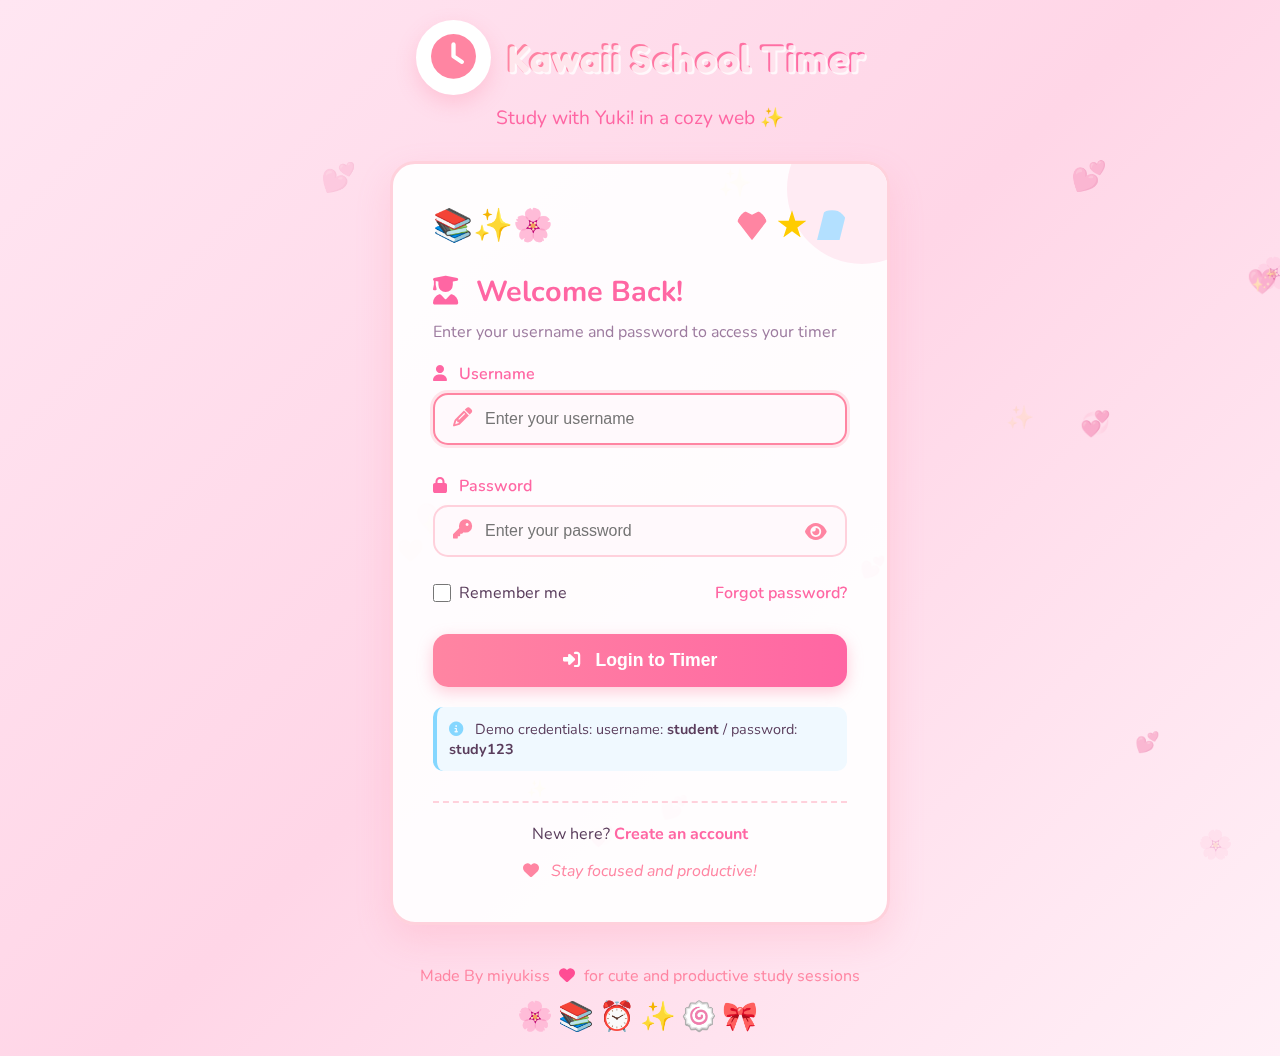
<file: index.html>
<!DOCTYPE html>
<html lang="en">
<head>
    <link rel="icon" type="image/jpg" href="logo.jpg">
    <meta charset="UTF-8">
    <meta name="viewport" content="width=device-width, initial-scale=1.0">
    <title>Kawaii School Timer - Login</title>
    <link rel="stylesheet" href="style.css">
    <link rel="stylesheet" href="https://cdnjs.cloudflare.com/ajax/libs/font-awesome/6.4.0/css/all.min.css">
    <link href="https://fonts.googleapis.com/css2?family=Nunito:wght@400;600;700&family=Fredoka+One&display=swap" rel="stylesheet">
</head>
<body>
    <div class="container login-container">
        <div class="header">
            <div class="logo">
                <i class="fas fa-clock"></i>
                <h1>Kawaii School Timer</h1>
            </div>
            <p class="subtitle">Study with Yuki! in a cozy web ✨</p>
        </div>
        
        <div class="login-card">
            <div class="decoration">
                <div class="cute-emoji">📚✨🌸</div>
                <div class="cute-shapes">
                    <div class="shape shape-heart"></div>
                    <div class="shape shape-star"></div>
                    <div class="shape shape-cloud"></div>
                </div>
            </div>
            
            <h2><i class="fas fa-user-graduate"></i> Welcome Back!</h2>
            <p class="login-instruction">Enter your username and password to access your timer</p>
            
            <form id="loginForm">
                <div class="input-group">
                    <label for="username"><i class="fas fa-user"></i> Username</label>
                    <input type="text" id="username" placeholder="Enter your username" required>
                    <div class="input-decoration">
                        <i class="fas fa-pencil-alt"></i>
                    </div>
                </div>
                
                <div class="input-group">
                    <label for="password"><i class="fas fa-lock"></i> Password</label>
                    <input type="password" id="password" placeholder="Enter your password" required>
                    <div class="input-decoration">
                        <i class="fas fa-key"></i>
                    </div>
                </div>
                
                <div class="form-footer">
                    <div class="remember-me">
                        <input type="checkbox" id="remember">
                        <label for="remember">Remember me</label>
                    </div>
                    <a href="#" class="forgot-link">Forgot password?</a>
                </div>
                
                <button type="submit" class="btn login-btn">
                    <i class="fas fa-sign-in-alt"></i> Login to Timer
                </button>
                
                <div class="demo-info">
                    <p><i class="fas fa-info-circle"></i> Demo credentials: username: <strong>student</strong> / password: <strong>study123</strong></p>
                </div>
            </form>
            
            <div class="login-footer">
                <p>New here? <a href="#" class="signup-link">Create an account</a></p>
                <div class="cute-message">
                    <i class="fas fa-heart"></i> Stay focused and productive!
                </div>
            </div>
        </div>
        
        <div class="cute-footer">
            <p>Made By miyukiss <i class="fas fa-heart"></i> for cute and productive study sessions</p>
            <div class="footer-emoji">🌸📚⏰✨🍥🎀</div>
        </div>
    </div>

    
    <script src="login.js"></script>
</body>
</html>
</file>
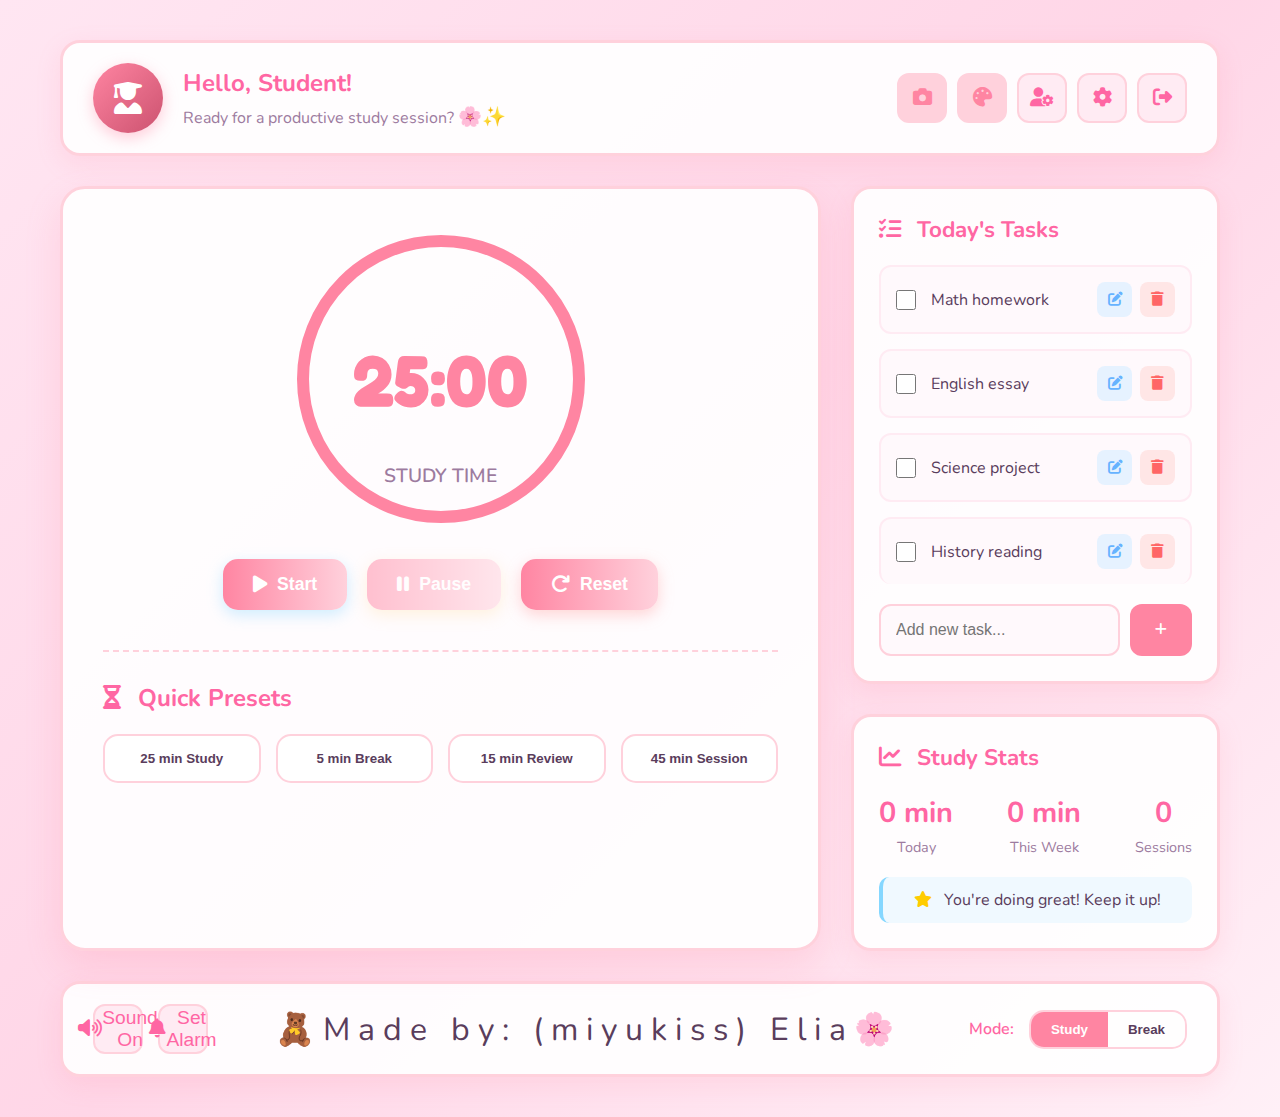
<file: timer.html>
<!DOCTYPE html>
<html lang="en">
<head>
    <meta charset="UTF-8">
    <meta name="viewport" content="width=device-width, initial-scale=1.0">
    <title>Kawaii School Timer - Study Time!</title>
    <link rel="stylesheet" href="style.css">
    <link rel="stylesheet" href="https://cdnjs.cloudflare.com/ajax/libs/font-awesome/6.4.0/css/all.min.css">
    <link href="https://fonts.googleapis.com/css2?family=Nunito:wght@400;600;700&family=Fredoka+One&display=swap" rel="stylesheet">
</head>
<body>
    <div class="container timer-container">
        <header class="timer-header">
            <div class="user-info">
                <div class="user-avatar">
                    <i class="fas fa-user-graduate"></i>
                </div>
                <div class="user-details">
                    <h2>Hello, <span id="usernameDisplay">Student</span>!</h2>
                    <p>Ready for a productive study session? <span class="cute-emoji-small">🌸✨</span></p>
                </div>
            </div>
            <div class="header-controls">
                <button class="btn-icon" id="photoBtn" title="Upload Photo">
                    <i class="fas fa-camera"></i>
                </button>
                <button class="btn-icon" id="themeBtn" title="Themes">
                    <i class="fas fa-palette"></i>
                </button>
                <button class="btn-icon" id="profileBtn" title="Profile">
                    <i class="fas fa-user-cog"></i>
                </button>
                <button class="btn-icon" id="settingsBtn" title="Settings">
                    <i class="fas fa-cog"></i>
                </button>
                <button class="btn-icon" id="logoutBtn" title="Logout">
                    <i class="fas fa-sign-out-alt"></i>
                </button>
            </div>
        </header>
        
        <main class="timer-main">
            <div class="timer-card">
                <div class="timer-display">
                    <div class="time-circle">
                        <div class="time-text">
                            <span id="minutes">25</span>:<span id="seconds">00</span>
                        </div>
                        <div class="time-label">STUDY TIME</div>
                        <svg class="progress-ring" width="300" height="300">
                            <circle class="progress-ring-circle" stroke-width="12" fill="transparent" r="138" cx="150" cy="150"/>
                        </svg>
                    </div>
                    
                    <div class="timer-controls">
                        <button class="btn-control" id="startBtn">
                            <i class="fas fa-play"></i> Start
                        </button>
                        <button class="btn-control" id="pauseBtn" disabled>
                            <i class="fas fa-pause"></i> Pause
                        </button>
                        <button class="btn-control" id="resetBtn">
                            <i class="fas fa-redo"></i> Reset
                        </button>
                    </div>
                </div>
                
                <div class="timer-presets">
                    <h3><i class="fas fa-hourglass-half"></i> Quick Presets</h3>
                    <div class="preset-buttons">
                        <button class="preset-btn" data-minutes="25">25 min Study</button>
                        <button class="preset-btn" data-minutes="5">5 min Break</button>
                        <button class="preset-btn" data-minutes="15">15 min Review</button>
                        <button class="preset-btn" data-minutes="45">45 min Session</button>
                    </div>
                </div>
            </div>
            
            <div class="side-panel">
                <div class="panel-card">
                    <h3><i class="fas fa-tasks"></i> Today's Tasks</h3>
                    <div class="tasks-list">
                        <div class="task-item">
                            <div class="task-content">
                                <input type="checkbox" id="task-1">
                                <label for="task-1">Math homework</label>
                            </div>
                            <div class="task-actions">
                                <button class="task-btn edit-task" data-id="1" title="Edit task">
                                    <i class="fas fa-edit"></i>
                                </button>
                                <button class="task-btn delete-task" data-id="1" title="Delete task">
                                    <i class="fas fa-trash"></i>
                                </button>
                            </div>
                        </div>
                        <div class="task-item">
                            <div class="task-content">
                                <input type="checkbox" id="task-2">
                                <label for="task-2">English essay</label>
                            </div>
                            <div class="task-actions">
                                <button class="task-btn edit-task" data-id="2" title="Edit task">
                                    <i class="fas fa-edit"></i>
                                </button>
                                <button class="task-btn delete-task" data-id="2" title="Delete task">
                                    <i class="fas fa-trash"></i>
                                </button>
                            </div>
                        </div>
                        <div class="task-item">
                            <div class="task-content">
                                <input type="checkbox" id="task-3">
                                <label for="task-3">Science project</label>
                            </div>
                            <div class="task-actions">
                                <button class="task-btn edit-task" data-id="3" title="Edit task">
                                    <i class="fas fa-edit"></i>
                                </button>
                                <button class="task-btn delete-task" data-id="3" title="Delete task">
                                    <i class="fas fa-trash"></i>
                                </button>
                            </div>
                        </div>
                        <div class="task-item">
                            <div class="task-content">
                                <input type="checkbox" id="task-4">
                                <label for="task-4">History reading</label>
                            </div>
                            <div class="task-actions">
                                <button class="task-btn edit-task" data-id="4" title="Edit task">
                                    <i class="fas fa-edit"></i>
                                </button>
                                <button class="task-btn delete-task" data-id="4" title="Delete task">
                                    <i class="fas fa-trash"></i>
                                </button>
                            </div>
                        </div>
                    </div>
                    <div class="add-task">
                        <input type="text" placeholder="Add new task..." id="newTaskInput">
                        <button class="btn-small" id="addTaskBtn"><i class="fas fa-plus"></i></button>
                    </div>
                </div>
                
                <div class="panel-card">
                    <h3><i class="fas fa-chart-line"></i> Study Stats</h3>
                    <div class="stats">
                        <div class="stat-item">
                            <div class="stat-value" id="todayTime">0 min</div>
                            <div class="stat-label">Today</div>
                        </div>
                        <div class="stat-item">
                            <div class="stat-value" id="weekTime">0 min</div>
                            <div class="stat-label">This Week</div>
                        </div>
                        <div class="stat-item">
                            <div class="stat-value" id="sessionsCount">0</div>
                            <div class="stat-label">Sessions</div>
                        </div>
                    </div>
                    <div class="motivation-message">
                        <i class="fas fa-star"></i> You're doing great! Keep it up!
                    </div>
                </div>
            </div>
        </main>
        
        <div class="timer-footer">
            <div class="sound-controls">
                <button class="btn-icon" id="soundToggle">
                    <i class="fas fa-volume-up"></i> Sound On
                </button>
                <button class="btn-icon" id="alarmBtn">
                    <i class="fas fa-bell"></i> Set Alarm
                </button>
            </div>
            <div class="footer-emoji-large">🧸Made by: (miyukiss) Elia🌸</div>
            <div class="timer-mode">
                <span class="mode-label">Mode:</span>
                <div class="mode-switch">
                    <button class="mode-btn active" data-mode="study">Study</button>
                    <button class="mode-btn" data-mode="break">Break</button>
                </div>
            </div>
        </div>
        
        <!-- Settings Modal -->
        <div class="modal" id="settingsModal">
            <div class="modal-content">
                <h3><i class="fas fa-cog"></i> Timer Settings</h3>
                <div class="settings-group">
                    <label for="studyTime">Study Duration (minutes)</label>
                    <input type="range" id="studyTime" min="5" max="60" value="25">
                    <span id="studyTimeValue">25</span>
                </div>
                <div class="settings-group">
                    <label for="breakTime">Break Duration (minutes)</label>
                    <input type="range" id="breakTime" min="1" max="15" value="5">
                    <span id="breakTimeValue">5</span>
                </div>
                <div class="settings-group">
                    <label for="alarmSound">Alarm Sound</label>
                    <select id="alarmSound">
                        <option value="bell">Bell</option>
                        <option value="chime">Chime</option>
                        <option value="melody">Melody</option>
                    </select>
                </div>
                <button class="btn" id="saveSettings">Save Settings</button>
                <button class="btn btn-secondary" id="closeSettings">Close</button>
            </div>
        </div>
        
        <!-- Profile Modal -->
        <div class="modal" id="profileModal">
            <div class="modal-content">
                <h3><i class="fas fa-user-cog"></i> Customize Your Profile</h3>
                
                <div class="profile-preview">
                    <div class="user-avatar-large" id="avatarPreview">
                        <i class="fas fa-user-graduate" id="avatarIcon"></i>
                    </div>
                    <div class="profile-info">
                        <h4 id="previewUsername">Student</h4>
                        <p id="previewStatus">Ready to study! ✨</p>
                    </div>
                </div>
                
                <div class="settings-group">
                    <label for="profileUsername"><i class="fas fa-user"></i> Username</label>
                    <input type="text" id="profileUsername" placeholder="Enter your username">
                </div>
                
                <div class="settings-group">
                    <label for="userStatus"><i class="fas fa-comment"></i> Status Message</label>
                    <input type="text" id="userStatus" placeholder="How are you feeling today?">
                </div>
                
                <div class="settings-group">
                    <label><i class="fas fa-palette"></i> Avatar Icon</label>
                    <div class="avatar-options">
                        <button class="avatar-option active" data-icon="fa-user-graduate">
                            <i class="fas fa-user-graduate"></i>
                        </button>
                        <button class="avatar-option" data-icon="fa-cat">
                            <i class="fas fa-cat"></i>
                        </button>
                        <button class="avatar-option" data-icon="fa-heart">
                            <i class="fas fa-heart"></i>
                        </button>
                        <button class="avatar-option" data-icon="fa-star">
                            <i class="fas fa-star"></i>
                        </button>
                        <button class="avatar-option" data-icon="fa-moon">
                            <i class="fas fa-moon"></i>
                        </button>
                        <button class="avatar-option" data-icon="fa-sun">
                            <i class="fas fa-sun"></i>
                        </button>
                    </div>
                </div>
                
                <div class="settings-group">
                    <label><i class="fas fa-fill-drip"></i> Theme Color</label>
                    <div class="color-options">
                        <button class="color-option active" data-color="#ff85a2" style="background: #ff85a2;"></button>
                        <button class="color-option" data-color="#85d7ff" style="background: #85d7ff;"></button>
                        <button class="color-option" data-color="#ffcc66" style="background: #ffcc66;"></button>
                        <button class="color-option" data-color="#9d7b9f" style="background: #9d7b9f;"></button>
                        <button class="color-option" data-color="#99ff99" style="background: #99ff99;"></button>
                        <button class="color-option" data-color="#ff9999" style="background: #ff9999;"></button>
                    </div>
                </div>
                
                <div class="modal-buttons">
                    <button class="btn" id="saveProfile">
                        <i class="fas fa-save"></i> Save Profile
                    </button>
                    <button class="btn btn-secondary" id="closeProfile">
                        <i class="fas fa-times"></i> Cancel
                    </button>
                </div>
            </div>
        </div>
        
        <!-- Theme Modal -->
        <div class="modal" id="themeModal">
            <div class="modal-content">
                <h3><i class="fas fa-palette"></i> Choose Your Theme</h3>
                
                <div class="theme-preview">
                    <div class="theme-display" id="themePreview">
                        <div class="theme-header"></div>
                        <div class="theme-timer"></div>
                        <div class="theme-task"></div>
                        <div class="theme-task"></div>
                    </div>
                    <div class="theme-info">
                        <h4 id="themeName">Kawaii Pink</h4>
                        <p id="themeDesc">Cute pastel pink theme 🌸</p>
                    </div>
                </div>
                
                <div class="settings-group">
                    <label><i class="fas fa-adjust"></i> Mode</label>
                    <div class="mode-toggle">
                        <button class="mode-toggle-btn active" data-mode="light">
                            <i class="fas fa-sun"></i> Light
                        </button>
                        <button class="mode-toggle-btn" data-mode="dark">
                            <i class="fas fa-moon"></i> Dark
                        </button>
                        <button class="mode-toggle-btn" data-mode="auto">
                            <i class="fas fa-sync-alt"></i> Auto
                        </button>
                    </div>
                </div>
                
                <div class="settings-group">
                    <label><i class="fas fa-fill-drip"></i> Color Theme</label>
                    <div class="color-theme-options">
                        <button class="color-theme-option active" data-theme="pink" data-name="Kawaii Pink" data-desc="Cute pastel pink theme 🌸">
                            <div class="theme-swatch" style="background: linear-gradient(135deg, #ff85a2, #ffd6e7);"></div>
                            <span>Pink</span>
                        </button>
                        <button class="color-theme-option" data-theme="blue" data-name="Dreamy Blue" data-desc="Calm pastel blue theme 🌊">
                            <div class="theme-swatch" style="background: linear-gradient(135deg, #85d7ff, #b3e0ff);"></div>
                            <span>Blue</span>
                        </button>
                        <button class="color-theme-option" data-theme="yellow" data-name="Sunny Yellow" data-desc="Warm pastel yellow theme ☀️">
                            <div class="theme-swatch" style="background: linear-gradient(135deg, #ffcc66, #ffeb99);"></div>
                            <span>Yellow</span>
                        </button>
                        <button class="color-theme-option" data-theme="purple" data-name="Magical Purple" data-desc="Magical pastel purple theme ✨">
                            <div class="theme-swatch" style="background: linear-gradient(135deg, #9d7b9f, #d8bfd8);"></div>
                            <span>Purple</span>
                        </button>
                        <button class="color-theme-option" data-theme="green" data-name="Minty Green" data-desc="Fresh mint green theme 🍃">
                            <div class="theme-swatch" style="background: linear-gradient(135deg, #99ff99, #ccffcc);"></div>
                            <span>Green</span>
                        </button>
                        <button class="color-theme-option" data-theme="coral" data-name="Sweet Coral" data-desc="Sweet coral orange theme 🍑">
                            <div class="theme-swatch" style="background: linear-gradient(135deg, #ff9999, #ffcccc);"></div>
                            <span>Coral</span>
                        </button>
                    </div>
                </div>
                
                <div class="settings-group dark-theme-section">
                    <label><i class="fas fa-moon"></i> Dark Theme Colors</label>
                    <div class="color-theme-options dark-themes">
                        <button class="color-theme-option" data-theme="midnight" data-name="Midnight Blue" data-desc="Deep blue dark theme 🌙">
                            <div class="theme-swatch" style="background: linear-gradient(135deg, #0a192f, #172a45);"></div>
                            <span>Midnight</span>
                        </button>
                        <button class="color-theme-option" data-theme="charcoal" data-name="Charcoal Gray" data-desc="Sleek gray dark theme 🖤">
                            <div class="theme-swatch" style="background: linear-gradient(135deg, #1a1a2e, #2d3047);"></div>
                            <span>Charcoal</span>
                        </button>
                        <button class="color-theme-option" data-theme="forest" data-name="Forest Night" data-desc="Deep green dark theme 🌲">
                            <div class="theme-swatch" style="background: linear-gradient(135deg, #1b4332, #2d6a4f);"></div>
                            <span>Forest</span>
                        </button>
                        <button class="color-theme-option" data-theme="amethyst" data-name="Amethyst Dream" data-desc="Purple dark theme 💜">
                            <div class="theme-swatch" style="background: linear-gradient(135deg, #3d0066, #6a0dad);"></div>
                            <span>Amethyst</span>
                        </button>
                        <button class="color-theme-option" data-theme="crimson" data-name="Crimson Night" data-desc="Red dark theme ❤️">
                            <div class="theme-swatch" style="background: linear-gradient(135deg, #660000, #990000);"></div>
                            <span>Crimson</span>
                        </button>
                        <button class="color-theme-option" data-theme="golden" data-name="Golden Hour" data-desc="Gold dark theme 🌅">
                            <div class="theme-swatch" style="background: linear-gradient(135deg, #332100, #664400);"></div>
                            <span>Golden</span>
                        </button>
                    </div>
                </div>
                
                <div class="modal-buttons">
                    <button class="btn" id="saveTheme">
                        <i class="fas fa-check-circle"></i> Apply Theme
                    </button>
                    <button class="btn btn-secondary" id="closeTheme">
                        <i class="fas fa-times"></i> Cancel
                    </button>
                </div>
            </div>
        </div>
        
        <!-- Photo Upload Modal -->
        <div class="modal" id="photoModal">
            <div class="modal-content">
                <h3><i class="fas fa-camera"></i> Upload Your Photo</h3>
                
                <div class="photo-preview-container">
                    <div class="photo-preview" id="photoPreview">
                        <i class="fas fa-user-circle default-avatar"></i>
                        <img id="uploadedPhoto" alt="Your photo" style="display: none;">
                    </div>
                    <div class="photo-instructions">
                        <p><i class="fas fa-info-circle"></i> Upload a cute photo for your profile!</p>
                        <p class="small-text">Max size: 2MB • Formats: JPG, PNG, GIF</p>
                    </div>
                </div>
                
                <div class="photo-upload-area" id="dropArea">
                    <i class="fas fa-cloud-upload-alt"></i>
                    <p>Drag & drop your photo here</p>
                    <p class="small-text">or</p>
                    <input type="file" id="photoUpload" accept="image/*" hidden>
                    <label for="photoUpload" class="btn btn-upload">
                        <i class="fas fa-folder-open"></i> Choose File
                    </label>
                </div>
                
                <div class="photo-actions">
                    <div class="crop-options">
                        <label>Crop Style:</label>
                        <div class="crop-buttons">
                            <button class="crop-btn active" data-crop="circle">Circle</button>
                            <button class="crop-btn" data-crop="rounded">Rounded</button>
                            <button class="crop-btn" data-crop="square">Square</button>
                        </div>
                    </div>
                    
                    <div class="photo-filters">
                        <label>Add Filter:</label>
                        <div class="filter-buttons">
                            <button class="filter-btn" data-filter="none">None</button>
                            <button class="filter-btn" data-filter="brighten">Brighten</button>
                            <button class="filter-btn" data-filter="vintage">Vintage</button>
                            <button class="filter-btn" data-filter="pastel">Pastel</button>
                        </div>
                    </div>
                </div>
                
                <div class="modal-buttons">
                    <button class="btn" id="savePhoto">
                        <i class="fas fa-save"></i> Save Photo
                    </button>
                    <button class="btn btn-secondary" id="removePhoto">
                        <i class="fas fa-trash"></i> Remove Photo
                    </button>
                    <button class="btn btn-secondary" id="closePhoto">
                        <i class="fas fa-times"></i> Cancel
                    </button>
                </div>
            </div>
        </div>
        
        <!-- Cute Confirmation Modal -->
        <div class="modal cute-modal" id="cuteConfirmModal">
            <div class="modal-content cute-confirm-content">
                <div class="confirm-emoji">🌸✨</div>
                <h3 id="confirmTitle">Are you sure?</h3>
                <p id="confirmMessage">This action cannot be undone!</p>
                <div class="confirm-buttons">
                    <button class="btn confirm-btn confirm-yes" id="confirmYes">
                        <i class="fas fa-check"></i> Yes, please!
                    </button>
                    <button class="btn btn-secondary confirm-btn confirm-no" id="confirmNo">
                        <i class="fas fa-times"></i> No, thanks!
                    </button>
                </div>
            </div>
        </div>
        
        <!-- Time's Up Popup -->
        <div class="modal cute-modal" id="timeUpModal">
            <div class="modal-content timeup-content">
                <div class="timeup-emoji">⏰✨🎉</div>
                <h3>Time's Up!</h3>
                <p id="timeUpMessage">Great job studying! Take a break now!</p>
                
                <div class="timeup-stats">
                    <div class="timeup-stat">
                        <i class="fas fa-brain"></i>
                        <span>You focused for</span>
                        <strong id="focusTime">25 minutes</strong>
                    </div>
                    <div class="timeup-stat">
                        <i class="fas fa-star"></i>
                        <span>Session streak</span>
                        <strong id="sessionStreak">1 day</strong>
                    </div>
                </div>
                
                <div class="timeup-actions">
                    <button class="btn timeup-btn" id="startBreakBtn">
                        <i class="fas fa-coffee"></i> Start Break
                    </button>
                    <button class="btn timeup-btn" id="restartTimerBtn">
                        <i class="fas fa-redo"></i> Study More
                    </button>
                    <button class="btn timeup-btn" id="closeTimeUpBtn">
                        <i class="fas fa-check"></i> Done
                    </button>
                </div>
                
                <div class="celebration-effects"></div>
            </div>
        </div>
    </div>

    <!-- Audio for alarm -->
    <audio id="alarmSound" preload="auto">
        <source src="https://assets.mixkit.co/sfx/preview/mixkit-bell-notification-933.mp3" type="audio/mpeg">
    </audio>

    <!-- Additional sounds -->
    <audio id="bellSound" preload="auto">
        <source src="https://assets.mixkit.co/sfx/preview/mixkit-church-bell-571.mp3" type="audio/mpeg">
    </audio>

    <audio id="chimeSound" preload="auto">
        <source src="https://assets.mixkit.co/sfx/preview/mixkit-magic-chime-193.mp3" type="audio/mpeg">
    </audio>

    <audio id="melodySound" preload="auto">
        <source src="https://assets.mixkit.co/sfx/preview/mixkit-winning-chimes-2015.mp3" type="audio/mpeg">
    </audio>

    <!-- Sound Settings Panel -->
<div class="sound-modal-overlay" id="soundOverlay"></div>
<div class="sound-controls-panel" id="soundPanel">
    <div class="sound-panel-header">
        <h3><i class="fas fa-music"></i> Sound Settings 🎵</h3>
        <button class="close-sound-panel" id="closeSoundPanel">
            <i class="fas fa-times"></i>
        </button>
    </div>
    
    <div class="sound-option selected" data-sound="bell">
        <div class="sound-option-header">
            <div class="sound-name"><i class="fas fa-bell"></i> Classic Bell</div>
            <div class="sound-status">✓ Selected</div>
        </div>
        <p class="sound-description">Traditional notification bell sound 🔔</p>
        <div class="sound-preview">
            <input type="range" class="volume-control" data-sound="bell" min="0" max="100" value="80">
            <button class="preview-btn" data-sound="bell">
                <i class="fas fa-play"></i> Preview
            </button>
        </div>
    </div>
    
    <div class="sound-option" data-sound="chime">
        <div class="sound-option-header">
            <div class="sound-name"><i class="fas fa-magic"></i> Magic Chime</div>
            <div class="sound-status"></div>
        </div>
        <p class="sound-description">Gentle magical chime sound ✨</p>
        <div class="sound-preview">
            <input type="range" class="volume-control" data-sound="chime" min="0" max="100" value="80">
            <button class="preview-btn" data-sound="chime">
                <i class="fas fa-play"></i> Preview
            </button>
        </div>
    </div>
    
    <div class="sound-option" data-sound="melody">
        <div class="sound-option-header">
            <div class="sound-name"><i class="fas fa-star"></i> Happy Melody</div>
            <div class="sound-status"></div>
        </div>
        <p class="sound-description">Upbeat celebration melody 🎶</p>
        <div class="sound-preview">
            <input type="range" class="volume-control" data-sound="melody" min="0" max="100" value="80">
            <button class="preview-btn" data-sound="melody">
                <i class="fas fa-play"></i> Preview
            </button>
        </div>
    </div>
    
    <div class="sound-option" data-sound="nature">
        <div class="sound-option-header">
            <div class="sound-name"><i class="fas fa-tree"></i> Nature Sounds</div>
            <div class="sound-status"></div>
        </div>
        <p class="sound-description">Calming forest and birds 🐦🌿</p>
        <div class="sound-preview">
            <input type="range" class="volume-control" data-sound="nature" min="0" max="100" value="80">
            <button class="preview-btn" data-sound="nature">
                <i class="fas fa-play"></i> Preview
            </button>
        </div>
    </div>
    
    <div class="upload-sound-area" id="uploadSoundArea">
        <div class="upload-icon">
            <i class="fas fa-cloud-upload-alt"></i>
        </div>
        <div class="upload-text">Upload Your Own Sound 🎵</div>
        <div class="upload-subtext">MP3, WAV, OGG (Max: 5MB)</div>
        <input type="file" id="soundUploadInput" accept="audio/*" hidden>
    </div>
    
    <div class="custom-sound-info" id="customSoundInfo">
        <div class="sound-option-header">
            <div class="sound-name" id="customSoundName"><i class="fas fa-headphones"></i> Custom Sound</div>
            <div class="sound-status">✓ Selected</div>
        </div>
        <p class="sound-description" id="customSoundDesc">Your uploaded sound 🎧</p>
        <div class="sound-preview">
            <input type="range" class="volume-control" data-sound="custom" min="0" max="100" value="80">
            <div class="sound-actions">
                <button class="preview-btn" data-sound="custom">
                    <i class="fas fa-play"></i> Preview
                </button>
                <button class="action-btn delete" id="deleteCustomSound">
                    <i class="fas fa-trash"></i> Remove
                </button>
            </div>
        </div>
    </div>
    
    <div class="test-section" style="margin-top: 25px; padding-top: 20px; border-top: 3px dashed var(--secondary-color, #e0e0e0);">
        <h4><i class="fas fa-volume-up"></i> Test Alarm 🔊</h4>
        <p style="color: var(--text-color-light, #666); margin-bottom: 15px;">Preview how your alarm will sound:</p>
        <button class="preview-btn" id="testAlarmBtn" style="width: 100%; justify-content: center; padding: 15px; font-size: 1.1rem;">
            <i class="fas fa-bell"></i> Test Alarm Sound Now!
        </button>
    </div>
    
    <div class="save-section" style="margin-top: 25px;">
        <button class="preview-btn" id="saveSoundSettings" style="width: 100%; background: linear-gradient(135deg, #4CAF50, #66BB6A); justify-content: center; padding: 18px; font-size: 1.1rem;">
            <i class="fas fa-save"></i> Save Sound Settings 💾
        </button>
    </div>
</div>

<!-- Make sure these audio elements exist in timer.html -->
<audio id="bellSound" preload="auto">
    <source src="https://assets.mixkit.co/sfx/preview/mixkit-bell-notification-933.mp3" type="audio/mpeg">
</audio>

<audio id="chimeSound" preload="auto">
    <source src="https://assets.mixkit.co/sfx/preview/mixkit-magic-chime-193.mp3" type="audio/mpeg">
</audio>

<audio id="melodySound" preload="auto">
    <source src="https://assets.mixkit.co/sfx/preview/mixkit-winning-chimes-2015.mp3" type="audio/mpeg">
</audio>

<audio id="natureSound" preload="auto">
    <source src="https://assets.mixkit.co/sfx/preview/mixkit-forest-birds-1316.mp3" type="audio/mpeg">
</audio>

    <script src="timer.js"></script>
</body>
</html>
</file>
<file: style.css>
/* Reset and Base Styles */
* {
    margin: 0;
    padding: 0;
    box-sizing: border-box;
}

body {
    font-family: 'Nunito', sans-serif;
    background: linear-gradient(135deg, #ffe6f2, #ffd6e7, #fff0f7);
    min-height: 100vh;
    display: flex;
    justify-content: center;
    align-items: center;
    color: #5a3d5c;
    padding: 20px;
}

.container {
    width: 100%;
    max-width: 1200px;
    margin: 0 auto;
}

/* Header */
.header {
    text-align: center;
    margin-bottom: 30px;
}

.logo {
    display: flex;
    align-items: center;
    justify-content: center;
    gap: 15px;
    margin-bottom: 10px;
}

.logo i {
    font-size: 2.8rem;
    color: #ff85a2;
    background: #fff;
    padding: 15px;
    border-radius: 50%;
    box-shadow: 0 8px 20px rgba(255, 133, 162, 0.3);
}

.logo h1 {
    font-family: 'Fredoka One', cursive;
    font-size: 2.5rem;
    background: linear-gradient(to right, #ff85a2, #ff66a3);
    -webkit-background-clip: text;
    background-clip: text;
    color: transparent;
    text-shadow: 2px 2px 0px rgba(255, 255, 255, 0.8);
}

.subtitle {
    font-size: 1.2rem;
    color: #ff66a3;
    margin-top: 5px;
}

/* Login Page */
.login-container {
    max-width: 500px;
}

.login-card {
    background-color: rgba(255, 255, 255, 0.92);
    border-radius: 25px;
    padding: 40px;
    box-shadow: 0 15px 35px rgba(255, 133, 162, 0.2);
    border: 3px solid #ffd1dc;
    position: relative;
    overflow: hidden;
}

.login-card::before {
    content: '';
    position: absolute;
    top: -50px;
    right: -50px;
    width: 150px;
    height: 150px;
    background: #ffebf3;
    border-radius: 50%;
    z-index: 0;
}

.login-card h2 {
    color: #ff66a3;
    margin-bottom: 10px;
    font-size: 1.8rem;
    position: relative;
    z-index: 1;
}

.login-card h2 i {
    margin-right: 10px;
}

.login-instruction {
    color: #9d7b9f;
    margin-bottom: 25px;
    font-size: 1rem;
    position: relative;
    z-index: 1;
}

.decoration {
    display: flex;
    justify-content: space-between;
    align-items: center;
    margin-bottom: 25px;
}

.cute-emoji {
    font-size: 2rem;
}

.cute-shapes {
    display: flex;
    gap: 10px;
}

.shape {
    width: 30px;
    height: 30px;
    background: #ffcce0;
    border-radius: 50%;
}

.shape-heart {
    background: #ff85a2;
    clip-path: polygon(50% 15%, 80% 0, 100% 35%, 50% 100%, 0 35%, 20% 0);
}

.shape-star {
    background: #ffcc00;
    clip-path: polygon(50% 0%, 61% 35%, 98% 35%, 68% 57%, 79% 91%, 50% 70%, 21% 91%, 32% 57%, 2% 35%, 39% 35%);
}

.shape-cloud {
    background: #b3e0ff;
    clip-path: polygon(25% 0%, 100% 0%, 75% 100%, 0% 100%);
    border-radius: 50% 50% 0 0;
}

/* Form Styles */
.input-group {
    margin-bottom: 25px;
    position: relative;
}

.input-group label {
    display: block;
    margin-bottom: 8px;
    color: #ff66a3;
    font-weight: 600;
}

.input-group label i {
    margin-right: 8px;
}

.input-group input {
    width: 100%;
    padding: 15px 20px 15px 50px;
    border: 2px solid #ffd1dc;
    border-radius: 15px;
    font-size: 1rem;
    background-color: #fff9fc;
    color: #5a3d5c;
    transition: all 0.3s;
}

.input-group input:focus {
    outline: none;
    border-color: #ff85a2;
    box-shadow: 0 0 0 3px rgba(255, 133, 162, 0.2);
}

.input-decoration {
    position: absolute;
    left: 20px;
    top: 42px;
    color: #ff85a2;
    font-size: 1.2rem;
}

.form-footer {
    display: flex;
    justify-content: space-between;
    align-items: center;
    margin-bottom: 30px;
}

.remember-me {
    display: flex;
    align-items: center;
    gap: 8px;
}

.remember-me input {
    width: 18px;
    height: 18px;
    accent-color: #ff85a2;
}

.forgot-link {
    color: #ff66a3;
    text-decoration: none;
    font-weight: 600;
}

.forgot-link:hover {
    text-decoration: underline;
}

/* Button Styles */
.btn {
    display: block;
    width: 100%;
    padding: 16px;
    background: linear-gradient(to right, #ff85a2, #ff66a3);
    color: white;
    border: none;
    border-radius: 15px;
    font-size: 1.1rem;
    font-weight: 700;
    cursor: pointer;
    transition: all 0.3s;
    box-shadow: 0 5px 15px rgba(255, 133, 162, 0.4);
}

.btn:hover {
    transform: translateY(-3px);
    box-shadow: 0 8px 20px rgba(255, 133, 162, 0.5);
}

.btn:active {
    transform: translateY(0);
}

.btn i {
    margin-right: 10px;
}

.login-btn {
    margin-bottom: 20px;
}

.demo-info {
    background-color: #f0f9ff;
    padding: 12px;
    border-radius: 10px;
    margin-top: 20px;
    border-left: 4px solid #85d7ff;
}

.demo-info p {
    color: #5a3d5c;
    font-size: 0.9rem;
}

.demo-info i {
    color: #85d7ff;
    margin-right: 8px;
}

/* Login Footer */
.login-footer {
    margin-top: 30px;
    text-align: center;
    padding-top: 20px;
    border-top: 2px dashed #ffd1dc;
}

.signup-link {
    color: #ff66a3;
    font-weight: 700;
    text-decoration: none;
}

.signup-link:hover {
    text-decoration: underline;
}

.cute-message {
    margin-top: 15px;
    color: #ff85a2;
    font-style: italic;
}

.cute-message i {
    margin-right: 8px;
}

/* Cute Footer */
.cute-footer {
    text-align: center;
    margin-top: 40px;
    color: #ff85a2;
}

.cute-footer i {
    color: #ff4d94;
    margin: 0 5px;
}

.footer-emoji {
    font-size: 1.8rem;
    margin-top: 10px;
    letter-spacing: 5px;
}

/* Timer Page Styles */
.timer-container {
    max-width: 1200px;
    padding: 20px;
}

.timer-header {
    display: flex;
    justify-content: space-between;
    align-items: center;
    background-color: rgba(255, 255, 255, 0.9);
    padding: 20px 30px;
    border-radius: 20px;
    margin-bottom: 30px;
    box-shadow: 0 8px 25px rgba(255, 133, 162, 0.15);
    border: 3px solid #ffd1dc;
}

.user-info {
    display: flex;
    align-items: center;
    gap: 20px;
}

.user-avatar {
    width: 70px;
    height: 70px;
    background: linear-gradient(to bottom right, #ff85a2, #ff66a3);
    border-radius: 50%;
    display: flex;
    align-items: center;
    justify-content: center;
    color: white;
    font-size: 2rem;
    box-shadow: 0 5px 15px rgba(255, 133, 162, 0.4);
}

.user-details h2 {
    color: #ff66a3;
    margin-bottom: 5px;
}

.user-details p {
    color: #9d7b9f;
}

.cute-emoji-small {
    font-size: 1.2rem;
}

.header-controls {
    display: flex;
    gap: 15px;
}

.btn-icon {
    background: #ffebf3;
    border: 2px solid #ffd1dc;
    border-radius: 12px;
    width: 50px;
    height: 50px;
    display: flex;
    align-items: center;
    justify-content: center;
    color: #ff66a3;
    font-size: 1.2rem;
    cursor: pointer;
    transition: all 0.3s;
}

.btn-icon:hover {
    background: #ffd1dc;
    transform: scale(1.1);
}

/* Timer Main */
.timer-main {
    display: flex;
    gap: 30px;
    margin-bottom: 30px;
}

.timer-card {
    flex: 2;
    background-color: rgba(255, 255, 255, 0.92);
    border-radius: 25px;
    padding: 40px;
    box-shadow: 0 15px 35px rgba(255, 133, 162, 0.2);
    border: 3px solid #ffd1dc;
}

.timer-display {
    text-align: center;
    margin-bottom: 40px;
}

.time-circle {
    position: relative;
    width: 300px;
    height: 300px;
    margin: 0 auto 30px;
}

.time-text {
    position: absolute;
    top: 50%;
    left: 50%;
    transform: translate(-50%, -50%);
    font-size: 4.5rem;
    font-weight: 700;
    color: #ff66a3;
    text-shadow: 2px 2px 0px rgba(255, 255, 255, 0.8);
    font-family: 'Fredoka One', cursive;
}

.time-label {
    position: absolute;
    bottom: 40px;
    left: 50%;
    transform: translateX(-50%);
    color: #9d7b9f;
    font-weight: 600;
    font-size: 1.2rem;
}

.progress-ring {
    transform: rotate(-90deg);
}

.progress-ring-circle {
    stroke: #ffd1dc;
    stroke-linecap: round;
    transition: stroke-dashoffset 0.5s;
}

.timer-controls {
    display: flex;
    justify-content: center;
    gap: 20px;
}

.btn-control {
    padding: 15px 30px;
    border: none;
    border-radius: 15px;
    font-size: 1.1rem;
    font-weight: 700;
    cursor: pointer;
    transition: all 0.3s;
    display: flex;
    align-items: center;
    gap: 10px;
}

.btn-control i {
    font-size: 1.2rem;
}

#startBtn {
    background: linear-gradient(to right, #85d7ff, #66b3ff);
    color: white;
    box-shadow: 0 5px 15px rgba(133, 215, 255, 0.4);
}

#pauseBtn {
    background: linear-gradient(to right, #ffcc66, #ffb347);
    color: white;
    box-shadow: 0 5px 15px rgba(255, 204, 102, 0.4);
}

#resetBtn {
    background: linear-gradient(to right, #ff9999, #ff6666);
    color: white;
    box-shadow: 0 5px 15px rgba(255, 153, 153, 0.4);
}

.btn-control:hover:not(:disabled) {
    transform: translateY(-3px);
    box-shadow: 0 8px 20px rgba(0, 0, 0, 0.2);
}

.btn-control:disabled {
    opacity: 0.5;
    cursor: not-allowed;
}

/* Timer Presets */
.timer-presets {
    padding-top: 30px;
    border-top: 2px dashed #ffd1dc;
}

.timer-presets h3 {
    color: #ff66a3;
    margin-bottom: 20px;
    font-size: 1.5rem;
}

.timer-presets h3 i {
    margin-right: 10px;
}

.preset-buttons {
    display: flex;
    flex-wrap: wrap;
    gap: 15px;
}

.preset-btn {
    flex: 1;
    min-width: 120px;
    padding: 15px;
    background: #ffebf3;
    border: 2px solid #ffd1dc;
    border-radius: 15px;
    color: #ff66a3;
    font-weight: 600;
    cursor: pointer;
    transition: all 0.3s;
}

.preset-btn:hover {
    background: #ffd1dc;
    transform: translateY(-3px);
}

/* Side Panel */
.side-panel {
    flex: 1;
    display: flex;
    flex-direction: column;
    gap: 30px;
}

.panel-card {
    background-color: rgba(255, 255, 255, 0.92);
    border-radius: 20px;
    padding: 25px;
    box-shadow: 0 10px 25px rgba(255, 133, 162, 0.15);
    border: 3px solid #ffd1dc;
}

.panel-card h3 {
    color: #ff66a3;
    margin-bottom: 20px;
    font-size: 1.4rem;
}

.panel-card h3 i {
    margin-right: 10px;
}

.tasks-list {
    margin-bottom: 20px;
}

.task-item {
    display: flex;
    align-items: center;
    gap: 10px;
    margin-bottom: 15px;
    padding-bottom: 15px;
    border-bottom: 1px dashed #ffd1dc;
}

.task-item:last-child {
    border-bottom: none;
}

.task-item input[type="checkbox"] {
    width: 20px;
    height: 20px;
    accent-color: #ff85a2;
}

.task-item label {
    color: #5a3d5c;
    font-size: 1rem;
}

.add-task {
    display: flex;
    gap: 10px;
}

.add-task input {
    flex: 1;
    padding: 12px;
    border: 2px solid #ffd1dc;
    border-radius: 10px;
    background-color: #fff9fc;
}

.btn-small {
    padding: 12px 20px;
    background: #ff85a2;
    color: white;
    border: none;
    border-radius: 10px;
    cursor: pointer;
    transition: all 0.3s;
}

.btn-small:hover {
    background: #ff66a3;
    transform: scale(1.05);
}

/* Stats */
.stats {
    display: flex;
    justify-content: space-between;
    margin-bottom: 20px;
}

.stat-item {
    text-align: center;
}

.stat-value {
    font-size: 1.8rem;
    font-weight: 700;
    color: #ff66a3;
    margin-bottom: 5px;
}

.stat-label {
    color: #9d7b9f;
    font-size: 0.9rem;
}

.motivation-message {
    background: #f0f9ff;
    padding: 12px;
    border-radius: 10px;
    text-align: center;
    color: #5a3d5c;
    border-left: 4px solid #85d7ff;
}

.motivation-message i {
    color: #ffcc00;
    margin-right: 8px;
}

/* Timer Footer */
.timer-footer {
    display: flex;
    justify-content: space-between;
    align-items: center;
    background-color: rgba(255, 255, 255, 0.9);
    padding: 20px 30px;
    border-radius: 20px;
    box-shadow: 0 8px 25px rgba(255, 133, 162, 0.15);
    border: 3px solid #ffd1dc;
}

.sound-controls {
    display: flex;
    gap: 15px;
}

.footer-emoji-large {
    font-size: 2rem;
    letter-spacing: 8px;
}

.timer-mode {
    display: flex;
    align-items: center;
    gap: 15px;
}

.mode-label {
    color: #ff66a3;
    font-weight: 600;
}

.mode-switch {
    display: flex;
    background: #ffebf3;
    border-radius: 15px;
    overflow: hidden;
    border: 2px solid #ffd1dc;
}

.mode-btn {
    padding: 10px 20px;
    background: transparent;
    border: none;
    color: #9d7b9f;
    font-weight: 600;
    cursor: pointer;
    transition: all 0.3s;
}

.mode-btn.active {
    background: #ff85a2;
    color: white;
}

/* Modal */
.modal {
    display: none;
    position: fixed;
    top: 0;
    left: 0;
    width: 100%;
    height: 100%;
    background-color: rgba(0, 0, 0, 0.5);
    z-index: 1000;
    justify-content: center;
    align-items: center;
}

.modal-content {
    background-color: white;
    padding: 40px;
    border-radius: 25px;
    width: 90%;
    max-width: 500px;
    box-shadow: 0 20px 50px rgba(0, 0, 0, 0.2);
    border: 3px solid #ffd1dc;
}

.modal-content h3 {
    color: #ff66a3;
    margin-bottom: 25px;
    font-size: 1.8rem;
}

.settings-group {
    margin-bottom: 25px;
}

.settings-group label {
    display: block;
    margin-bottom: 10px;
    color: #5a3d5c;
    font-weight: 600;
}

.settings-group input[type="range"] {
    width: 100%;
    margin-bottom: 10px;
    accent-color: #ff85a2;
}

.settings-group span {
    display: block;
    text-align: center;
    font-weight: 700;
    color: #ff66a3;
    font-size: 1.2rem;
}

.settings-group select {
    width: 100%;
    padding: 12px;
    border: 2px solid #ffd1dc;
    border-radius: 10px;
    background-color: #fff9fc;
    color: #5a3d5c;
}

.btn-secondary {
    background: linear-gradient(to right, #cccccc, #aaaaaa);
    margin-top: 10px;
}

/* Responsive Design */
@media (max-width: 1024px) {
    .timer-main {
        flex-direction: column;
    }
    
    .side-panel {
        flex-direction: row;
        flex-wrap: wrap;
    }
    
    .panel-card {
        flex: 1;
        min-width: 300px;
    }
}

@media (max-width: 768px) {
    .logo {
        flex-direction: column;
        gap: 10px;
    }
    
    .logo h1 {
        font-size: 2rem;
    }
    
    .timer-header {
        flex-direction: column;
        gap: 20px;
        text-align: center;
    }
    
    .timer-controls {
        flex-wrap: wrap;
    }
    
    .timer-footer {
        flex-direction: column;
        gap: 20px;
    }
    
    .footer-emoji-large {
        letter-spacing: 3px;
    }
}

@media (max-width: 480px) {
    .login-card, .timer-card, .panel-card {
        padding: 25px;
    }
    
    .time-circle {
        width: 250px;
        height: 250px;
    }
    
    .time-text {
        font-size: 3.5rem;
    }
    
    .btn-control {
        padding: 12px 20px;
        font-size: 1rem;
    }
}

/* Password toggle button */
.password-toggle {
    background: transparent !important;
    border: none !important;
    box-shadow: none !important;
}

.password-toggle:hover {
    color: #ff4d94 !important;
    transform: scale(1.1) !important;
}

/* Message popup styles */
.message-popup {
    position: fixed !important;
    top: 20px;
    left: 50%;
    transform: translateX(-50%) !important;
    z-index: 1000;
    max-width: 400px;
    word-break: break-word;
}

.message-popup .message-content {
    display: flex;
    align-items: center;
    gap: 10px;
}

/* Input focus effects */
.input-group:focus-within {
    transform: translateY(-5px);
    transition: transform 0.3s ease;
}

/* Button active state */
.btn:active {
    transform: scale(0.98) !important;
}
/* ===== PROFILE CUSTOMIZATION STYLES ===== */
.profile-preview {
    display: flex;
    align-items: center;
    gap: 20px;
    margin-bottom: 25px;
    padding: 20px;
    background: #fff9fc;
    border-radius: 15px;
    border: 2px dashed #ffd1dc;
}

.user-avatar-large {
    width: 80px;
    height: 80px;
    background: linear-gradient(to bottom right, var(--primary-color, #ff85a2), #ff66a3);
    border-radius: 50%;
    display: flex;
    align-items: center;
    justify-content: center;
    color: white;
    font-size: 2.5rem;
    box-shadow: 0 5px 15px rgba(255, 133, 162, 0.4);
}

.profile-info h4 {
    color: var(--primary-color, #ff66a3);
    margin-bottom: 5px;
    font-size: 1.5rem;
}

.profile-info p {
    color: #9d7b9f;
    font-style: italic;
}

.avatar-options, .color-options {
    display: flex;
    flex-wrap: wrap;
    gap: 10px;
    margin-top: 10px;
}

.avatar-option, .color-option {
    width: 50px;
    height: 50px;
    border-radius: 12px;
    display: flex;
    align-items: center;
    justify-content: center;
    cursor: pointer;
    transition: all 0.3s;
    border: 3px solid transparent;
}

.avatar-option {
    background: #ffebf3;
    color: #ff85a2;
    font-size: 1.5rem;
}

.avatar-option:hover {
    transform: scale(1.1);
    background: #ffd1dc;
}

.avatar-option.active {
    border-color: var(--primary-color, #ff85a2);
    background: #ffd1dc;
}

.color-option {
    border: 3px solid #fff;
    box-shadow: 0 3px 10px rgba(0,0,0,0.1);
}

.color-option:hover {
    transform: scale(1.1);
    box-shadow: 0 5px 15px rgba(0,0,0,0.2);
}

.color-option.active {
    border-color: #5a3d5c;
    transform: scale(1.1);
}

.modal-buttons {
    display: flex;
    gap: 15px;
    margin-top: 25px;
}

.modal-buttons .btn {
    flex: 1;
}

/* ===== TASK MANAGEMENT STYLES ===== */
.task-item {
    display: flex;
    justify-content: space-between;
    align-items: center;
    gap: 15px;
    margin-bottom: 15px;
    padding: 15px;
    background: #fff9fc;
    border-radius: 12px;
    border: 2px solid #ffebf3;
    transition: all 0.3s;
}

.task-item:hover {
    border-color: #ffd1dc;
    transform: translateY(-2px);
    box-shadow: 0 5px 15px rgba(255, 209, 220, 0.3);
}

.task-content {
    display: flex;
    align-items: center;
    gap: 15px;
    flex: 1;
}

.task-item input[type="checkbox"] {
    width: 20px;
    height: 20px;
    accent-color: var(--primary-color, #ff85a2);
    cursor: pointer;
    flex-shrink: 0;
}

.task-item label {
    color: #5a3d5c;
    font-size: 1rem;
    cursor: pointer;
    flex: 1;
    transition: all 0.3s;
}

.task-actions {
    display: flex;
    gap: 8px;
    flex-shrink: 0;
}

.task-btn {
    width: 35px;
    height: 35px;
    border-radius: 8px;
    display: flex;
    align-items: center;
    justify-content: center;
    border: none;
    cursor: pointer;
    transition: all 0.3s;
    font-size: 0.9rem;
}

.edit-task {
    background: #e6f2ff;
    color: #66b3ff;
}

.edit-task:hover {
    background: #cce5ff;
    transform: scale(1.1);
}

.delete-task {
    background: #ffe6e6;
    color: #ff6666;
}

.delete-task:hover {
    background: #ffcccc;
    transform: scale(1.1);
}

.add-task {
    display: flex;
    gap: 10px;
    margin-top: 20px;
}

.add-task input {
    flex: 1;
    padding: 15px;
    border: 2px solid #ffd1dc;
    border-radius: 12px;
    background: #fff9fc;
    font-size: 1rem;
    transition: all 0.3s;
}

.add-task input:focus {
    outline: none;
    border-color: var(--primary-color, #ff85a2);
    box-shadow: 0 0 0 3px rgba(255, 133, 162, 0.2);
}

.add-task button {
    padding: 15px 25px;
    background: var(--primary-color, #ff85a2);
    color: white;
    border: none;
    border-radius: 12px;
    cursor: pointer;
    font-weight: 600;
    transition: all 0.3s;
    display: flex;
    align-items: center;
    gap: 8px;
}

.add-task button:hover {
    background: #ff66a3;
    transform: translateY(-2px);
    box-shadow: 0 5px 15px rgba(255, 133, 162, 0.4);
}

/* Empty tasks message */
.tasks-list:empty::after {
    content: 'No tasks yet. Add your first task! 📝';
    display: block;
    text-align: center;
    color: #9d7b9f;
    padding: 30px;
    font-style: italic;
    background: #fff9fc;
    border-radius: 12px;
    border: 2px dashed #ffd1dc;
}

/* ===== PROFILE BUTTON IN HEADER ===== */
#profileBtn {
    background: #ffebf3;
    border: 2px solid #ffd1dc;
    border-radius: 12px;
    width: 50px;
    height: 50px;
    display: flex;
    align-items: center;
    justify-content: center;
    color: #ff66a3;
    font-size: 1.2rem;
    cursor: pointer;
    transition: all 0.3s;
}

#profileBtn:hover {
    background: #ffd1dc;
    transform: scale(1.1);
}

/* Update header controls to include profile button */
.header-controls {
    display: flex;
    gap: 10px;
}

/* ===== RESPONSIVE ADJUSTMENTS ===== */
@media (max-width: 768px) {
    .task-item {
        flex-direction: column;
        align-items: flex-start;
        gap: 10px;
    }
    
    .task-actions {
        align-self: flex-end;
    }
    
    .profile-preview {
        flex-direction: column;
        text-align: center;
    }
    
    .modal-buttons {
        flex-direction: column;
    }
}

@media (max-width: 480px) {
    .avatar-option, .color-option {
        width: 40px;
        height: 40px;
    }
    
    .avatar-option {
        font-size: 1.2rem;
    }
}

/* ===== CSS VARIABLES ===== */
:root {
    --primary-color: #ff85a2;
    --secondary-color: #ffd1dc;
    --background-color: #ffe6f2;
    --text-color: #5a3d5c;
    --bg-gradient: linear-gradient(135deg, #ffe6f2, #ffd6e7, #fff0f7);
    --card-bg: rgba(255, 255, 255, 0.92);
    --border-color: #ffd1dc;
}

/* ===== THEME MODAL STYLES ===== */
.theme-preview {
    display: flex;
    align-items: center;
    gap: 20px;
    margin-bottom: 25px;
    padding: 20px;
    background: var(--card-bg);
    border-radius: 15px;
    border: 3px solid var(--border-color);
}

.theme-display {
    width: 120px;
    height: 120px;
    background: var(--bg-gradient);
    border-radius: 12px;
    padding: 10px;
    display: flex;
    flex-direction: column;
    gap: 8px;
    position: relative;
    overflow: hidden;
    --preview-primary: #ff85a2;
    --preview-secondary: #ffd1dc;
}

.theme-header {
    height: 20px;
    background: var(--preview-primary);
    border-radius: 6px;
    opacity: 0.8;
}

.theme-timer {
    height: 40px;
    background: var(--card-bg);
    border: 2px solid var(--preview-secondary);
    border-radius: 8px;
}

.theme-task {
    height: 12px;
    background: var(--card-bg);
    border: 1px solid var(--preview-secondary);
    border-radius: 4px;
}

.theme-task:last-child {
    width: 70%;
}

.theme-info h4 {
    color: var(--primary-color);
    margin-bottom: 5px;
    font-size: 1.5rem;
}

.theme-info p {
    color: var(--text-color);
    opacity: 0.8;
    font-style: italic;
}

.mode-toggle {
    display: flex;
    gap: 10px;
    margin-top: 10px;
}

.mode-toggle-btn {
    flex: 1;
    padding: 12px;
    border: 2px solid var(--border-color);
    background: var(--card-bg);
    border-radius: 12px;
    color: var(--text-color);
    font-weight: 600;
    cursor: pointer;
    transition: all 0.3s;
    display: flex;
    align-items: center;
    justify-content: center;
    gap: 8px;
}

.mode-toggle-btn:hover {
    transform: translateY(-2px);
    border-color: var(--primary-color);
}

.mode-toggle-btn.active {
    background: var(--primary-color);
    color: white;
    border-color: var(--primary-color);
}

.color-theme-options {
    display: grid;
    grid-template-columns: repeat(3, 1fr);
    gap: 15px;
    margin-top: 10px;
}

.color-theme-option {
    padding: 15px;
    border: 3px solid transparent;
    background: var(--card-bg);
    border-radius: 15px;
    cursor: pointer;
    transition: all 0.3s;
    text-align: center;
    display: flex;
    flex-direction: column;
    align-items: center;
    gap: 10px;
}

.color-theme-option:hover {
    transform: translateY(-3px);
    box-shadow: 0 5px 15px rgba(0,0,0,0.1);
    border-color: var(--border-color);
}

.color-theme-option.active {
    border-color: var(--primary-color);
    transform: translateY(-3px);
    box-shadow: 0 8px 20px rgba(0,0,0,0.15);
}

.theme-swatch {
    width: 60px;
    height: 60px;
    border-radius: 12px;
    box-shadow: 0 3px 10px rgba(0,0,0,0.1);
}

.color-theme-option span {
    color: var(--text-color);
    font-weight: 600;
    font-size: 0.9rem;
}

/* ===== DARK THEME SECTION ===== */
.dark-theme-section {
    margin-top: 20px;
    padding-top: 20px;
    border-top: 2px solid var(--border-color);
}

.dark-themes .theme-swatch {
    background: linear-gradient(135deg, #2a2a2a, #3a3a3a) !important;
}

/* ===== PHOTO UPLOAD STYLES ===== */
.photo-preview-container {
    display: flex;
    align-items: center;
    gap: 25px;
    margin-bottom: 25px;
    padding: 20px;
    background: var(--card-bg);
    border-radius: 15px;
    border: 3px dashed var(--border-color);
}

.photo-preview {
    width: 150px;
    height: 150px;
    border-radius: 50%;
    background: var(--secondary-color);
    display: flex;
    align-items: center;
    justify-content: center;
    overflow: hidden;
    position: relative;
}

.photo-preview.circle {
    border-radius: 50%;
}

.photo-preview.rounded {
    border-radius: 25px;
}

.photo-preview.square {
    border-radius: 10px;
}

.photo-preview img {
    width: 100%;
    height: 100%;
    object-fit: cover;
}

.default-avatar {
    font-size: 5rem;
    color: var(--primary-color);
    opacity: 0.7;
}

.photo-instructions p {
    color: var(--text-color);
    margin-bottom: 5px;
}

.small-text {
    font-size: 0.9rem;
    opacity: 0.7;
}

.photo-upload-area {
    padding: 40px;
    border: 3px dashed var(--border-color);
    border-radius: 20px;
    text-align: center;
    margin-bottom: 25px;
    background: var(--card-bg);
    transition: all 0.3s;
    cursor: pointer;
}

.photo-upload-area:hover,
.photo-upload-area.dragover {
    border-color: var(--primary-color);
    background: rgba(255, 133, 162, 0.1);
    transform: translateY(-2px);
}

.photo-upload-area i {
    font-size: 3rem;
    color: var(--primary-color);
    margin-bottom: 15px;
}

.photo-upload-area p {
    color: var(--text-color);
    margin-bottom: 10px;
}

.btn-upload {
    display: inline-block;
    padding: 12px 25px;
    background: var(--primary-color);
    color: white;
    border-radius: 12px;
    cursor: pointer;
    transition: all 0.3s;
    margin-top: 10px;
}

.btn-upload:hover {
    transform: translateY(-2px);
    box-shadow: 0 5px 15px rgba(255, 133, 162, 0.4);
}

.photo-actions {
    display: grid;
    grid-template-columns: 1fr 1fr;
    gap: 20px;
    margin-bottom: 25px;
}

.crop-options,
.photo-filters {
    background: var(--card-bg);
    padding: 20px;
    border-radius: 15px;
    border: 2px solid var(--border-color);
}

.crop-options label,
.photo-filters label {
    display: block;
    color: var(--text-color);
    font-weight: 600;
    margin-bottom: 10px;
}

.crop-buttons,
.filter-buttons {
    display: flex;
    gap: 10px;
    flex-wrap: wrap;
}

.crop-btn,
.filter-btn {
    padding: 10px 15px;
    border: 2px solid var(--border-color);
    background: var(--card-bg);
    color: var(--text-color);
    border-radius: 10px;
    cursor: pointer;
    transition: all 0.3s;
    font-size: 0.9rem;
}

.crop-btn:hover,
.filter-btn:hover {
    border-color: var(--primary-color);
    transform: translateY(-2px);
}

.crop-btn.active,
.filter-btn.active {
    background: var(--primary-color);
    color: white;
    border-color: var(--primary-color);
}

/* Avatar photos */
.avatar-photo {
    width: 100%;
    height: 100%;
    object-fit: cover;
    border-radius: inherit;
}

.avatar-photo.circle {
    border-radius: 50%;
}

.avatar-photo.rounded {
    border-radius: 20px;
}

.avatar-photo.square {
    border-radius: 10px;
}

.avatar-photo-large {
    width: 100%;
    height: 100%;
    object-fit: cover;
    border-radius: inherit;
}

/* ===== CUTE CONFIRMATION MODAL ===== */
.cute-modal {
    z-index: 2000;
}

.cute-confirm-content {
    text-align: center;
    max-width: 400px;
    animation: cuteBounce 0.5s ease;
}

@keyframes cuteBounce {
    0%, 100% { transform: scale(1); }
    50% { transform: scale(1.05); }
}

.confirm-emoji {
    font-size: 3rem;
    margin-bottom: 15px;
    animation: float 3s ease-in-out infinite;
}

@keyframes float {
    0%, 100% { transform: translateY(0); }
    50% { transform: translateY(-10px); }
}

.cute-confirm-content h3 {
    color: var(--primary-color);
    margin-bottom: 10px;
    font-size: 1.8rem;
}

.cute-confirm-content p {
    color: var(--text-color);
    margin-bottom: 25px;
    line-height: 1.5;
}

.confirm-buttons {
    display: flex;
    gap: 15px;
}

.confirm-btn {
    flex: 1;
    padding: 15px;
    font-size: 1.1rem;
    border-radius: 15px;
    transition: all 0.3s;
}

.confirm-yes {
    background: linear-gradient(to right, var(--primary-color), #ff66a3);
    color: white;
}

.confirm-yes:hover {
    transform: translateY(-2px);
    box-shadow: 0 5px 15px rgba(255, 133, 162, 0.4);
}

.confirm-no {
    background: linear-gradient(to right, #cccccc, #aaaaaa);
}

.confirm-no:hover {
    transform: translateY(-2px);
    box-shadow: 0 5px 15px rgba(0,0,0,0.1);
}

/* ===== CUTE TASK EDIT MODAL ===== */
.edit-task-emoji {
    font-size: 2.5rem;
    text-align: center;
    margin-bottom: 15px;
    animation: spin 2s linear infinite;
}

@keyframes spin {
    0% { transform: rotate(0deg); }
    100% { transform: rotate(360deg); }
}

.cute-input {
    width: 100%;
    padding: 15px;
    margin: 20px 0;
    border: 3px solid var(--border-color);
    border-radius: 15px;
    background: var(--card-bg);
    color: var(--text-color);
    font-size: 1.1rem;
    transition: all 0.3s;
}

.cute-input:focus {
    outline: none;
    border-color: var(--primary-color);
    box-shadow: 0 0 0 3px rgba(255, 133, 162, 0.2);
}

/* ===== TIME'S UP POPUP ===== */
.timeup-content {
    max-width: 500px;
    text-align: center;
    animation: timeUpAppear 0.6s cubic-bezier(0.175, 0.885, 0.32, 1.275);
}

@keyframes timeUpAppear {
    0% {
        transform: scale(0) rotate(-180deg);
        opacity: 0;
    }
    100% {
        transform: scale(1) rotate(0deg);
        opacity: 1;
    }
}

.timeup-emoji {
    font-size: 4rem;
    margin-bottom: 20px;
    animation: bounce 2s infinite;
}

@keyframes bounce {
    0%, 100% { transform: translateY(0); }
    50% { transform: translateY(-20px); }
}

.timeup-content h3 {
    color: var(--primary-color);
    font-size: 2.5rem;
    margin-bottom: 15px;
    text-shadow: 2px 2px 0px rgba(0,0,0,0.1);
}

.timeup-content p {
    color: var(--text-color);
    font-size: 1.2rem;
    margin-bottom: 25px;
    line-height: 1.6;
}

.timeup-stats {
    display: flex;
    justify-content: center;
    gap: 40px;
    margin: 30px 0;
    padding: 20px;
    background: var(--card-bg);
    border-radius: 20px;
    border: 3px solid var(--border-color);
}

.timeup-stat {
    text-align: center;
}

.timeup-stat i {
    font-size: 2.5rem;
    color: var(--primary-color);
    margin-bottom: 10px;
    display: block;
}

.timeup-stat span {
    display: block;
    color: var(--text-color);
    font-size: 0.9rem;
    opacity: 0.8;
    margin-bottom: 5px;
}

.timeup-stat strong {
    display: block;
    color: var(--primary-color);
    font-size: 1.8rem;
    font-weight: 700;
}

.timeup-actions {
    display: flex;
    gap: 15px;
    margin-top: 25px;
}

.timeup-btn {
    flex: 1;
    padding: 18px;
    font-size: 1.1rem;
    border-radius: 15px;
    transition: all 0.3s;
    display: flex;
    align-items: center;
    justify-content: center;
    gap: 10px;
}

.timeup-btn:hover {
    transform: translateY(-3px);
    box-shadow: 0 8px 20px rgba(0,0,0,0.2);
}

.celebration-effects {
    position: absolute;
    top: 0;
    left: 0;
    width: 100%;
    height: 100%;
    pointer-events: none;
    z-index: -1;
}

/* ===== BUTTON ICON STYLES ===== */
#themeBtn, #photoBtn {
    background: var(--secondary-color);
    border: 2px solid var(--border-color);
    border-radius: 12px;
    width: 50px;
    height: 50px;
    display: flex;
    align-items: center;
    justify-content: center;
    color: var(--primary-color);
    font-size: 1.2rem;
    cursor: pointer;
    transition: all 0.3s;
}

#themeBtn:hover, #photoBtn:hover {
    background: var(--primary-color);
    color: white;
    transform: scale(1.1);
    box-shadow: 0 5px 15px rgba(255, 133, 162, 0.4);
}

/* ===== UPDATE EXISTING STYLES FOR THEME SUPPORT ===== */
body {
    background: var(--bg-gradient) !important;
    color: var(--text-color) !important;
}

.timer-card,
.panel-card,
.timer-header,
.timer-footer,
.login-card {
    background-color: var(--card-bg) !important;
    border-color: var(--border-color) !important;
}

.time-text {
    color: var(--primary-color) !important;
}

.btn-control {
    background: linear-gradient(to right, var(--primary-color), var(--secondary-color)) !important;
}

.preset-btn,
.mode-btn {
    background: var(--card-bg) !important;
    border-color: var(--border-color) !important;
    color: var(--text-color) !important;
}

.preset-btn:hover,
.mode-btn:hover {
    background: var(--secondary-color) !important;
}

.mode-btn.active {
    background: var(--primary-color) !important;
    color: white !important;
}

/* ===== DARK MODE ADJUSTMENTS ===== */
body[data-theme="dark"] {
    color: #e6e6e6;
}

body[data-theme="dark"] .timer-card,
body[data-theme="dark"] .panel-card,
body[data-theme="dark"] .timer-header,
body[data-theme="dark"] .timer-footer {
    background-color: rgba(50, 40, 50, 0.92);
    border-color: var(--primary-color);
}

body[data-theme="dark"] .time-text {
    color: white;
    text-shadow: 2px 2px 0px rgba(0, 0, 0, 0.3);
}

body[data-theme="dark"] .task-item {
    background: rgba(60, 50, 60, 0.8);
    border-color: var(--primary-color);
}

body[data-theme="dark"] .motivation-message {
    background: rgba(40, 60, 80, 0.8);
    border-left-color: #85d7ff;
}

/* ===== FLOATING EMOJI ANIMATIONS ===== */
@keyframes floatUp {
    0% {
        transform: translateY(0) rotate(0deg);
        opacity: 1;
    }
    100% {
        transform: translateY(-100vh) rotate(360deg);
        opacity: 0;
    }
}

@keyframes confettiFall {
    0% {
        transform: translateY(0) rotate(0deg);
        opacity: 1;
    }
    100% {
        transform: translateY(100vh) rotate(360deg);
        opacity: 0;
    }
}

@keyframes confettiPop {
    0% {
        transform: scale(0) rotate(0deg);
        opacity: 1;
    }
    50% {
        transform: scale(1.2) rotate(180deg);
        opacity: 1;
    }
    100% {
        transform: scale(0) rotate(360deg);
        opacity: 0;
    }
}

/* ===== RESPONSIVE ADJUSTMENTS ===== */
@media (max-width: 768px) {
    .color-theme-options {
        grid-template-columns: repeat(2, 1fr);
    }
    
    .theme-preview {
        flex-direction: column;
        text-align: center;
    }
    
    .confirm-buttons {
        flex-direction: column;
    }
    
    .header-controls {
        gap: 8px;
    }
    
    .btn-icon {
        width: 45px;
        height: 45px;
        font-size: 1.1rem;
    }
    
    .photo-actions {
        grid-template-columns: 1fr;
    }
    
    .timeup-stats {
        flex-direction: column;
        gap: 20px;
    }
    
    .timeup-actions {
        flex-direction: column;
    }
}

@media (max-width: 480px) {
    .color-theme-options {
        grid-template-columns: 1fr;
    }
    
    .mode-toggle {
        flex-direction: column;
    }
    
    .theme-display {
        width: 100px;
        height: 100px;
    }
    
    .photo-preview-container {
        flex-direction: column;
        text-align: center;
    }
    
    .photo-preview {
        width: 120px;
        height: 120px;
    }
    
    .crop-buttons,
    .filter-buttons {
        justify-content: center;
    }
}

/* ===== HEADER CONTROLS UPDATE ===== */
.header-controls {
    display: flex;
    gap: 10px;
    flex-wrap: wrap;
    justify-content: center;
}

/* ===== SOUND CONTROL STYLES ===== */
#soundToggle.sound-off {
    background: #ffe6e6;
    border-color: #ff9999;
    color: #ff6666;
}

#soundToggle.sound-off:hover {
    background: #ffcccc;
}

/* ===== ALARM BUTTON STYLES ===== */
#alarmBtn:hover {
    background: #ffcc66;
    border-color: #ffb347;
    color: #996600;
}

/* ===== PROGRESS RING THEME SUPPORT ===== */
.progress-ring-circle {
    stroke: var(--primary-color);
}

/* ===== MODAL SCROLLING FIX ===== */
.modal {
    overflow-y: auto;
    padding: 20px;
}

.modal-content {
    max-height: 90vh;
    overflow-y: auto;
}

/* ===== UPLOAD BUTTON STYLES ===== */
.btn-upload {
    background: var(--primary-color);
    color: white;
    padding: 12px 25px;
    border-radius: 12px;
    cursor: pointer;
    font-weight: 600;
    transition: all 0.3s;
    border: none;
}

.btn-upload:hover {
    transform: translateY(-2px);
    box-shadow: 0 5px 15px rgba(255, 133, 162, 0.4);
}

/* ===== DRAG OVER EFFECT ===== */
.dragover {
    animation: pulse 1.5s infinite;
}

@keyframes pulse {
    0% { border-color: var(--border-color); }
    50% { border-color: var(--primary-color); }
    100% { border-color: var(--border-color); }
}

/* ===== SOUND CONTROLS STYLES ===== */
.sound-controls-panel {
    display: none;
    position: fixed;
    top: 50%;
    left: 50%;
    transform: translate(-50%, -50%);
    background: var(--card-bg, rgba(255, 255, 255, 0.95));
    padding: 30px;
    border-radius: 25px;
    box-shadow: 0 20px 60px rgba(0,0,0,0.3);
    z-index: 2000;
    width: 90%;
    max-width: 500px;
    max-height: 80vh;
    overflow-y: auto;
    border: 3px solid var(--primary-color, #ff85a2);
    backdrop-filter: blur(10px);
}

.sound-controls-panel.active {
    display: block;
    animation: cuteBounce 0.5s ease-out;
}

.sound-panel-header {
    display: flex;
    justify-content: space-between;
    align-items: center;
    margin-bottom: 25px;
    padding-bottom: 15px;
    border-bottom: 2px solid var(--secondary-color, #ffd1dc);
}

.sound-panel-header h3 {
    margin: 0;
    color: var(--primary-color, #ff85a2);
    display: flex;
    align-items: center;
    gap: 10px;
    font-size: 1.5rem;
}

.close-sound-panel {
    background: none;
    border: none;
    font-size: 24px;
    cursor: pointer;
    color: var(--text-color, #5a3d5c);
    transition: all 0.3s;
    width: 40px;
    height: 40px;
    border-radius: 50%;
    display: flex;
    align-items: center;
    justify-content: center;
}

.close-sound-panel:hover {
    background: var(--secondary-color, #ffd1dc);
    color: var(--primary-color, #ff85a2);
}

.sound-option {
    background: rgba(255, 255, 255, 0.8);
    border: 2px solid var(--secondary-color, #e0e0e0);
    border-radius: 20px;
    padding: 20px;
    margin-bottom: 15px;
    transition: all 0.3s;
    cursor: pointer;
}

.sound-option:hover {
    border-color: var(--primary-color, #ff85a2);
    background: rgba(255, 255, 255, 1);
    transform: translateY(-3px);
    box-shadow: 0 10px 25px rgba(0,0,0,0.1);
}

.sound-option.selected {
    border-color: var(--primary-color, #ff85a2);
    background: linear-gradient(135deg, 
        rgba(255, 133, 162, 0.1), 
        rgba(255, 209, 220, 0.2)
    );
    box-shadow: 0 10px 30px rgba(255, 133, 162, 0.2);
}

.sound-option-header {
    display: flex;
    justify-content: space-between;
    align-items: center;
    margin-bottom: 10px;
}

.sound-name {
    font-weight: 700;
    color: var(--text-color, #333);
    font-size: 1.1rem;
    display: flex;
    align-items: center;
    gap: 8px;
}

.sound-status {
    color: var(--primary-color, #ff85a2);
    font-weight: 600;
    font-size: 0.9rem;
}

.sound-preview {
    display: flex;
    align-items: center;
    gap: 15px;
    margin-top: 15px;
}

.volume-control {
    flex-grow: 1;
}

.volume-control input[type="range"] {
    width: 100%;
    height: 8px;
    border-radius: 4px;
    background: var(--secondary-color, #e0e0e0);
    outline: none;
    -webkit-appearance: none;
    cursor: pointer;
}

.volume-control input[type="range"]::-webkit-slider-thumb {
    -webkit-appearance: none;
    width: 24px;
    height: 24px;
    border-radius: 50%;
    background: var(--primary-color, #ff85a2);
    cursor: pointer;
    border: 3px solid white;
    box-shadow: 0 3px 10px rgba(0,0,0,0.2);
    transition: all 0.3s;
}

.volume-control input[type="range"]::-webkit-slider-thumb:hover {
    transform: scale(1.1);
    box-shadow: 0 5px 15px rgba(0,0,0,0.3);
}

.preview-btn {
    background: var(--primary-color, #ff85a2);
    color: white;
    border: none;
    padding: 10px 20px;
    border-radius: 15px;
    cursor: pointer;
    font-size: 0.95rem;
    font-weight: 600;
    transition: all 0.3s;
    display: flex;
    align-items: center;
    gap: 8px;
    min-width: 100px;
    justify-content: center;
}

.preview-btn:hover {
    background: var(--primary-color-dark, #ff6b91);
    transform: translateY(-2px);
    box-shadow: 0 5px 15px rgba(255, 133, 162, 0.4);
}

.upload-sound-area {
    border: 3px dashed var(--primary-color, #ff85a2);
    border-radius: 20px;
    padding: 30px;
    text-align: center;
    background: linear-gradient(135deg, 
        rgba(255, 133, 162, 0.05), 
        rgba(255, 209, 220, 0.1)
    );
    cursor: pointer;
    transition: all 0.3s;
    margin-top: 20px;
}

.upload-sound-area:hover {
    background: linear-gradient(135deg, 
        rgba(255, 133, 162, 0.1), 
        rgba(255, 209, 220, 0.2)
    );
    transform: scale(1.02);
}

.upload-icon {
    font-size: 48px;
    color: var(--primary-color, #ff85a2);
    margin-bottom: 15px;
    filter: drop-shadow(0 5px 10px rgba(255, 133, 162, 0.3));
}

.upload-text {
    font-size: 1.1rem;
    color: var(--text-color, #666);
    margin-bottom: 5px;
    font-weight: 600;
}

.upload-subtext {
    font-size: 0.9rem;
    color: var(--text-color-light, #999);
}

.custom-sound-info {
    background: linear-gradient(135deg, 
        rgba(100, 200, 255, 0.1), 
        rgba(179, 224, 255, 0.2)
    );
    border-radius: 15px;
    padding: 20px;
    margin-top: 20px;
    border: 2px solid var(--secondary-color, #b3e0ff);
    display: none;
}

.custom-sound-info.active {
    display: block;
    animation: slideInUp 0.5s ease-out;
}

.sound-actions {
    display: flex;
    gap: 10px;
    margin-top: 15px;
}

.action-btn {
    padding: 8px 15px;
    border-radius: 10px;
    border: none;
    cursor: pointer;
    font-size: 0.9rem;
    font-weight: 600;
    transition: all 0.3s;
    display: flex;
    align-items: center;
    gap: 5px;
}

.action-btn.delete {
    background: linear-gradient(135deg, #ffeaea, #ffcccc);
    color: #ff4444;
    border: 2px solid #ffcccc;
}

.action-btn.delete:hover {
    background: linear-gradient(135deg, #ffcccc, #ffaaaa);
    transform: translateY(-2px);
}

.sound-modal-overlay {
    display: none;
    position: fixed;
    top: 0;
    left: 0;
    right: 0;
    bottom: 0;
    background: rgba(0,0,0,0.5);
    backdrop-filter: blur(5px);
    z-index: 1999;
}

.sound-modal-overlay.active {
    display: block;
    animation: fadeIn 0.3s ease-out;
}

/* Sound control buttons in footer */
.btn-icon.sound-btn {
    background: linear-gradient(135deg, 
        var(--primary-color, #ff85a2), 
        var(--primary-color-dark, #ff6b91)
    );
    color: white;
    border: none;
    padding: 12px 25px;
    border-radius: 15px;
    cursor: pointer;
    font-size: 1rem;
    font-weight: 700;
    display: flex;
    align-items: center;
    gap: 10px;
    transition: all 0.3s;
    box-shadow: 0 8px 20px rgba(255, 133, 162, 0.4);
    text-transform: uppercase;
    letter-spacing: 1px;
}

.btn-icon.sound-btn:hover {
    transform: translateY(-4px);
    box-shadow: 0 12px 30px rgba(255, 133, 162, 0.6);
}

.btn-icon.sound-btn:active {
    transform: translateY(-2px);
}

.volume-display {
    display: flex;
    align-items: center;
    gap: 15px;
    padding: 10px 20px;
    background: rgba(255, 255, 255, 0.9);
    border-radius: 15px;
    border: 3px solid var(--secondary-color, #ffd1dc);
    backdrop-filter: blur(10px);
}

.volume-icon {
    color: var(--primary-color, #ff85a2);
    font-size: 22px;
}

.volume-slider {
    width: 120px;
}

.volume-slider:hover::-webkit-slider-thumb {
    transform: scale(1.2);
}

/* Notification styles */
.notification-sound {
    position: fixed;
    top: 20px;
    right: 20px;
    background: linear-gradient(135deg, #4CAF50, #66BB6A);
    color: white;
    padding: 15px 25px;
    border-radius: 15px;
    box-shadow: 0 10px 30px rgba(76, 175, 80, 0.4);
    display: flex;
    align-items: center;
    gap: 15px;
    z-index: 3000;
    animation: slideInRight 0.5s ease-out;
    font-weight: 600;
}

.notification-sound.error {
    background: linear-gradient(135deg, #f44336, #ef5350);
}

@keyframes slideInRight {
    from { transform: translateX(100%); opacity: 0; }
    to { transform: translateX(0); opacity: 1; }
}

@keyframes slideOutRight {
    from { transform: translateX(0); opacity: 1; }
    to { transform: translateX(100%); opacity: 0; }
}

@keyframes slideInUp {
    from { transform: translateY(20px); opacity: 0; }
    to { transform: translateY(0); opacity: 1; }
}

@keyframes fadeIn {
    from { opacity: 0; }
    to { opacity: 1; }
}

/* Responsive styles */
@media (max-width: 768px) {
    .sound-controls-panel {
        width: 95%;
        padding: 20px;
    }
    
    .sound-preview {
        flex-direction: column;
        gap: 10px;
    }
    
    .preview-btn {
        width: 100%;
    }
    
    .volume-display {
        flex-direction: column;
        align-items: stretch;
        gap: 10px;
    }
    
    .volume-slider {
        width: 100%;
    }
}
</file>
